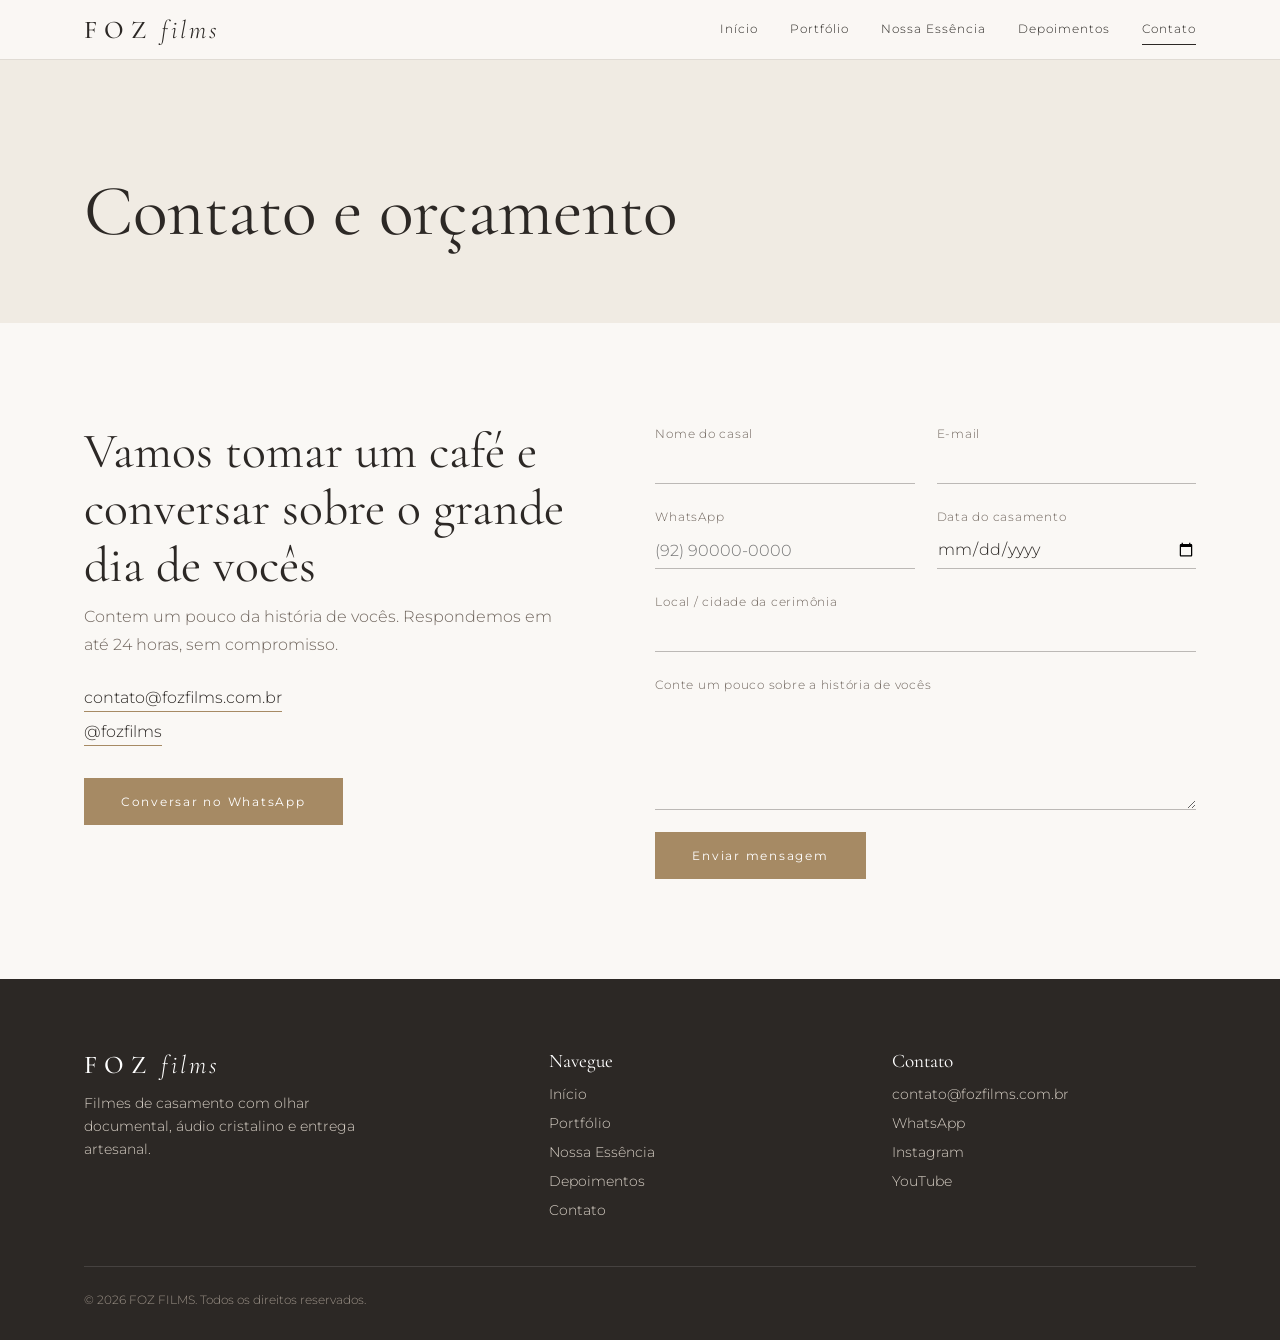
<file: contato.html>
<!DOCTYPE html><html lang="pt-BR"><head><meta charset="utf-8"><meta name="viewport" content="width=device-width,initial-scale=1"><title>Contato e orçamento — FOZ FILMS</title><meta name="description" content="Peça um orçamento para o filme do seu casamento.">
<link href="https://fonts.googleapis.com/css2?family=Cormorant+Garamond:ital,wght@0,300;0,400;0,500;1,300&family=Montserrat:wght@300;400;500&display=swap" rel="stylesheet"><link rel="stylesheet" href="css/style.css"></head><body data-page="contato"><header id="top"></header>
<section class="phead"><div class="wrap"><h1 style="font-size:clamp(2.6rem,6vw,4.5rem)">Contato e orçamento</h1></div></section>
<section class="sec"><div class="wrap contact"><div class="fx"><h2>Vamos tomar um café e conversar sobre o grande dia de vocês</h2><p class="lead">Contem um pouco da história de vocês. Respondemos em até 24 horas, sem compromisso.</p><div class="info"><a href="mailto:contato@fozfilms.com.br">contato@fozfilms.com.br</a><a href="https://instagram.com/fozfilms" target="_blank" rel="noopener">@fozfilms</a></div><a class="btn solid" data-wa>Conversar no WhatsApp</a></div>
<div class="fx"><form id="form"><div class="row"><label>Nome do casal<input name="casal" required></label><label>E-mail<input type="email" name="email" required></label></div><div class="row"><label>WhatsApp<input type="tel" name="whats" required placeholder="(92) 90000-0000"></label><label>Data do casamento<input type="date" name="data"></label></div><label>Local / cidade da cerimônia<input name="local"></label><label>Conte um pouco sobre a história de vocês<textarea name="historia"></textarea></label><button class="btn solid" type="submit">Enviar mensagem</button><div class="ok" id="ok" role="status">Recebemos a mensagem de vocês. Em breve entraremos em contato.</div></form></div></div></section>
<footer id="foot"></footer><script src="js/data.js"></script><script src="js/main.js"></script></body></html>
</file>
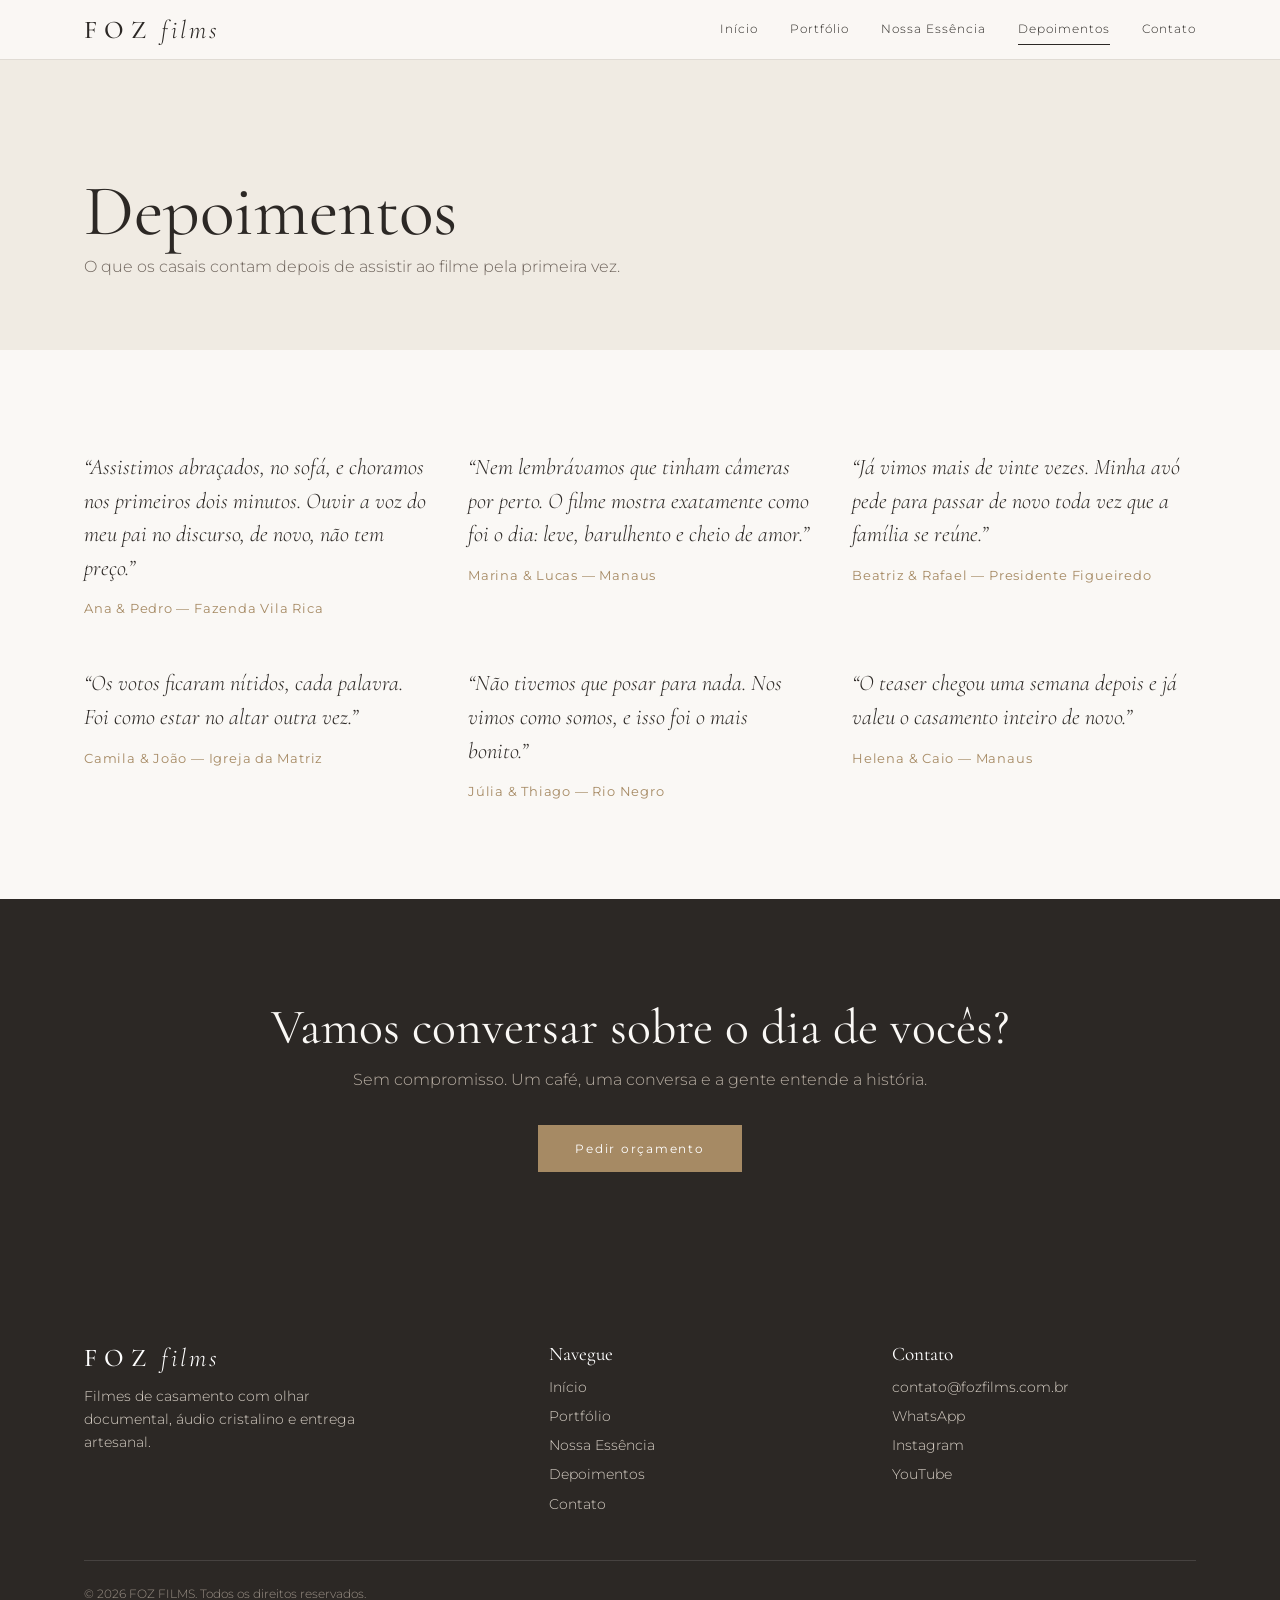
<file: depoimentos.html>
<!DOCTYPE html><html lang="pt-BR"><head><meta charset="utf-8"><meta name="viewport" content="width=device-width,initial-scale=1"><title>Depoimentos — FOZ FILMS</title><meta name="description" content="O que os casais dizem ao assistir ao filme pela primeira vez.">
<link href="https://fonts.googleapis.com/css2?family=Cormorant+Garamond:ital,wght@0,300;0,400;0,500;1,300&family=Montserrat:wght@300;400;500&display=swap" rel="stylesheet"><link rel="stylesheet" href="css/style.css"></head><body data-page="depoimentos"><header id="top"></header>
<section class="phead"><div class="wrap"><h1 style="font-size:clamp(2.6rem,6vw,4.5rem)">Depoimentos</h1><p class="lead">O que os casais contam depois de assistir ao filme pela primeira vez.</p></div></section>
<section class="sec"><div class="wrap"><div class="tgrid" id="tg"></div></div></section>
<section class="band"><h2>Vamos conversar sobre o dia de vocês?</h2><p>Sem compromisso. Um café, uma conversa e a gente entende a história.</p><a class="btn solid" href="contato.html">Pedir orçamento</a></section>
<footer id="foot"></footer><script src="js/data.js"></script><script src="js/main.js"></script></body></html>
</file>
<file: css/style.css>
:root{--cream:#FAF8F5;--sand:#F0EBE3;--ink:#2C2825;--accent:#A68A64;--muted:#6f655d;--serif:'Cormorant Garamond',Georgia,serif;--sans:'Montserrat',system-ui,sans-serif}
*{box-sizing:border-box;margin:0;padding:0}html{scroll-behavior:smooth;scroll-padding-top:72px}
body{background:var(--cream);color:var(--ink);font:300 1rem/1.7 var(--sans);-webkit-font-smoothing:antialiased}
img{display:block;max-width:100%}a{color:inherit;text-decoration:none}
h1,h2,h3{font-family:var(--serif);font-weight:400;line-height:1.15}h2{font-size:clamp(2rem,4.5vw,3.1rem);margin-bottom:.6rem}h3{font-size:1.5rem}
:focus-visible{outline:2px solid var(--accent);outline-offset:3px}
.wrap{max-width:1160px;margin:0 auto;padding:0 24px}.sec{padding:100px 0}.alt{background:var(--sand)}.center{text-align:center}
.lead{color:var(--muted);max-width:54ch}.center .lead{margin:0 auto}
.btn{display:inline-block;border:1px solid currentColor;padding:15px 36px;font:400 .78rem var(--sans);letter-spacing:.14em;cursor:pointer;background:transparent;color:inherit;transition:.35s}
.btn.solid{background:var(--accent);border-color:var(--accent);color:#fff}.btn.solid:hover{background:var(--ink);border-color:var(--ink)}
#top{position:fixed;inset:0 0 auto;z-index:50;padding:22px 0;color:#fff;transition:.4s}
#top.solid{background:rgba(250,248,245,.95);backdrop-filter:blur(10px);box-shadow:0 1px 0 rgba(44,40,37,.08);color:var(--ink);padding:14px 0}
#top .wrap{display:flex;align-items:center;justify-content:space-between}
.logo{font:500 1.6rem var(--serif);letter-spacing:.28em}.logo i{font-weight:300;letter-spacing:.12em;margin-left:.3em}
.links{display:flex;gap:32px;font-size:.78rem;letter-spacing:.08em}
.links a{padding:4px 0;border-bottom:1px solid transparent;transition:.3s}.links a:hover,.links a.on{border-color:currentColor}
.burger{display:none;background:none;border:0;color:inherit;cursor:pointer;width:32px;height:24px;position:relative;z-index:60}
.burger::before,.burger::after,.burger i{content:"";position:absolute;left:4px;right:4px;height:1.5px;background:currentColor}
.burger::before{top:5px}.burger i{top:11px}.burger::after{top:17px}
@media(max-width:900px){.burger{display:block}.links{position:fixed;inset:0 0 auto;flex-direction:column;align-items:center;gap:22px;background:var(--cream);color:var(--ink);padding:90px 0 34px;transform:translateY(-100%);transition:transform .4s;font-size:.95rem}.links.open{transform:none}}
.hero{position:relative;min-height:100svh;display:grid;place-items:center;text-align:center;color:#fff;padding:120px 24px 80px;overflow:hidden}
.hero .bg{position:absolute;inset:0;background:center/cover;animation:zoom 22s ease-out forwards}.hero video{position:absolute;inset:0;width:100%;height:100%;object-fit:cover}
.hero::after{content:"";position:absolute;inset:0;background:linear-gradient(rgba(30,25,22,.45),rgba(30,25,22,.62))}
.hero .in{position:relative;z-index:2;max-width:860px}.hero h1{font-size:clamp(2.4rem,6.2vw,4.8rem);font-weight:300;margin-bottom:2.2rem;animation:rise 1.4s .2s both}.hero h1 em{display:block}
.hero .btn{animation:rise 1.2s .9s both}.hero .btn:hover{background:#fff;color:var(--ink)}
@keyframes zoom{from{transform:scale(1.07)}}@keyframes rise{from{opacity:0;transform:translateY(24px)}}@keyframes fade{from{opacity:0}}
.phead{padding:170px 0 70px;background:var(--sand)}
.quote{font:italic 300 clamp(1.7rem,3.8vw,2.8rem)/1.4 var(--serif);max-width:24em;margin:0 auto}
.rule{width:1px;height:64px;background:var(--accent);margin:0 auto 46px}
.head{display:flex;justify-content:space-between;align-items:flex-end;gap:20px;flex-wrap:wrap;margin-bottom:34px}
.arrows{display:flex;gap:10px}.arrows button{width:46px;height:46px;border-radius:50%;border:1px solid var(--ink);background:none;color:var(--ink);cursor:pointer;font-size:1.1rem;transition:.3s}
.arrows button:hover:not(:disabled){background:var(--ink);color:var(--cream)}.arrows button:disabled{opacity:.25;cursor:default}
.track{display:flex;gap:24px;overflow-x:auto;scroll-snap-type:x mandatory;scrollbar-width:none}.track::-webkit-scrollbar{display:none}
.track .card{flex:0 0 calc((100% - 48px)/3);scroll-snap-align:start}
.grid{display:grid;grid-template-columns:repeat(3,1fr);gap:40px 24px}
@media(max-width:900px){.track .card{flex-basis:calc((100% - 24px)/2)}.grid{grid-template-columns:repeat(2,1fr)}}
@media(max-width:560px){.track .card{flex-basis:86%}.grid{grid-template-columns:1fr}}
.card{cursor:pointer;background:none;border:0;text-align:left;color:inherit;font:inherit}
.thumb{position:relative;aspect-ratio:4/5;overflow:hidden;background:var(--sand)}.thumb img{width:100%;height:100%;object-fit:cover;transition:transform 1.2s}.card:hover img{transform:scale(1.06)}
.thumb::after{content:"";position:absolute;inset:0;background:linear-gradient(transparent 55%,rgba(30,25,22,.45))}
.play{position:absolute;z-index:2;top:50%;left:50%;width:64px;height:64px;margin:-32px 0 0 -32px;border-radius:50%;background:rgba(250,248,245,.92);display:grid;place-items:center;transition:.35s}
.play::before{content:"";border-left:15px solid var(--ink);border-block:9px solid transparent;margin-left:4px}.card:hover .play{background:var(--accent);transform:scale(1.08)}.card:hover .play::before{border-left-color:#fff}
.dur{position:absolute;z-index:2;right:12px;bottom:12px;color:#fff;font-size:.75rem}.card h3{margin-top:16px}.card small{color:var(--muted);font-size:.82rem}
.dots{display:flex;justify-content:center;gap:10px;margin-top:28px}.dots button{width:8px;height:8px;border-radius:50%;border:0;background:rgba(44,40,37,.22);cursor:pointer;padding:0}.dots .on{background:var(--accent);transform:scale(1.4)}
.tabs{display:flex;gap:10px;margin-bottom:44px;flex-wrap:wrap}.tabs button{border:1px solid rgba(44,40,37,.3);background:none;padding:10px 24px;font:400 .8rem var(--sans);letter-spacing:.08em;cursor:pointer;transition:.3s;color:var(--ink)}.tabs .on{background:var(--ink);color:var(--cream);border-color:var(--ink)}
.cols{display:grid;grid-template-columns:repeat(3,1fr);gap:56px;margin-top:60px}.col{text-align:center}.col svg{width:44px;height:44px;stroke:var(--accent);fill:none;stroke-width:1.2;margin-bottom:20px}.col p{color:var(--muted);font-size:.93rem;max-width:34ch;margin:8px auto 0}
@media(max-width:800px){.cols{grid-template-columns:1fr;gap:44px}}
.split{display:grid;grid-template-columns:1fr 1fr;gap:80px;align-items:center}.split img{width:100%;aspect-ratio:4/5;object-fit:cover}.split p+p{margin-top:1rem;color:var(--muted)}
@media(max-width:900px){.split{grid-template-columns:1fr;gap:40px}}
.steps{display:grid;grid-template-columns:repeat(4,1fr);gap:30px;margin-top:56px;counter-reset:s}.steps div{counter-increment:s;border-top:1px solid var(--accent);padding-top:18px}
.steps div::before{content:counter(s);font:italic 2.2rem var(--serif);color:var(--accent)}.steps p{color:var(--muted);font-size:.9rem;margin-top:6px}
@media(max-width:900px){.steps{grid-template-columns:repeat(2,1fr)}}@media(max-width:560px){.steps{grid-template-columns:1fr}}
details{border-bottom:1px solid rgba(44,40,37,.18);padding:20px 0;max-width:820px;margin:0 auto}summary{font:400 1.5rem var(--serif);cursor:pointer;list-style:none;display:flex;justify-content:space-between}summary::after{content:"+";color:var(--accent)}details[open] summary::after{content:"–"}details p{margin-top:12px;color:var(--muted)}
.tgrid{display:grid;grid-template-columns:repeat(3,1fr);gap:50px 40px}@media(max-width:900px){.tgrid{grid-template-columns:1fr}}
.t blockquote{font:italic 300 1.4rem/1.5 var(--serif)}.t cite{display:block;margin-top:16px;font:400 .82rem var(--sans);font-style:normal;letter-spacing:.06em;color:var(--accent)}
.band{background:var(--ink);color:var(--cream);text-align:center;padding:100px 24px}.band p{color:#b9afa4;margin:0 auto 32px}
.contact{display:grid;grid-template-columns:1fr 1.1fr;gap:80px;align-items:start}@media(max-width:900px){.contact{grid-template-columns:1fr;gap:48px}}
.info{margin:26px 0 32px;display:grid;gap:6px}.info a{border-bottom:1px solid var(--accent);justify-self:start}
form{display:grid;gap:22px}.row{display:grid;grid-template-columns:1fr 1fr;gap:22px}@media(max-width:560px){.row{grid-template-columns:1fr}}
label{display:grid;gap:4px;font-size:.78rem;letter-spacing:.06em;color:var(--muted)}
input,textarea,select{font:300 1rem var(--sans);color:var(--ink);background:transparent;border:0;border-bottom:1px solid rgba(44,40,37,.3);padding:8px 0;border-radius:0}input:focus,textarea:focus,select:focus{outline:0;border-color:var(--accent)}textarea{min-height:110px;resize:vertical}
form .btn{justify-self:start}.ok{display:none;padding:18px 22px;border-left:2px solid var(--accent);background:var(--sand);font:1.25rem var(--serif)}.ok.show{display:block;animation:fade .6s}
#foot{background:var(--ink);color:#d9d1c7;padding:70px 0 30px;font-size:.85rem}#foot .logo{color:#fff}
.fg{display:grid;grid-template-columns:1.4fr 1fr 1fr;gap:40px}@media(max-width:800px){.fg{grid-template-columns:1fr}}
#foot h4{font:400 1.2rem var(--serif);color:#fff;margin-bottom:10px}#foot ul{list-style:none;display:grid;gap:6px}#foot a:hover{color:#fff}
.copy{margin-top:44px;padding-top:22px;border-top:1px solid rgba(255,255,255,.12);color:#9c9288;font-size:.78rem}
.modal{position:fixed;inset:0;z-index:100;background:rgba(25,21,19,.88);display:none;align-items:center;justify-content:center;padding:24px}.modal.open{display:flex;animation:fade .3s}
.modal .box{width:min(960px,100%);aspect-ratio:16/9;background:#000;position:relative}.modal iframe{width:100%;height:100%;border:0}
.modal .x{position:absolute;top:-44px;right:0;background:none;border:0;color:#fff;font-size:2rem;cursor:pointer}
.fx{opacity:0;transform:translateY(22px);transition:opacity 1s,transform 1s}.fx.in{opacity:1;transform:none}
@media(prefers-reduced-motion:reduce){.fx{opacity:1;transform:none}.hero .bg,.hero h1,.hero .btn{animation:none}html{scroll-behavior:auto}}
</file>
